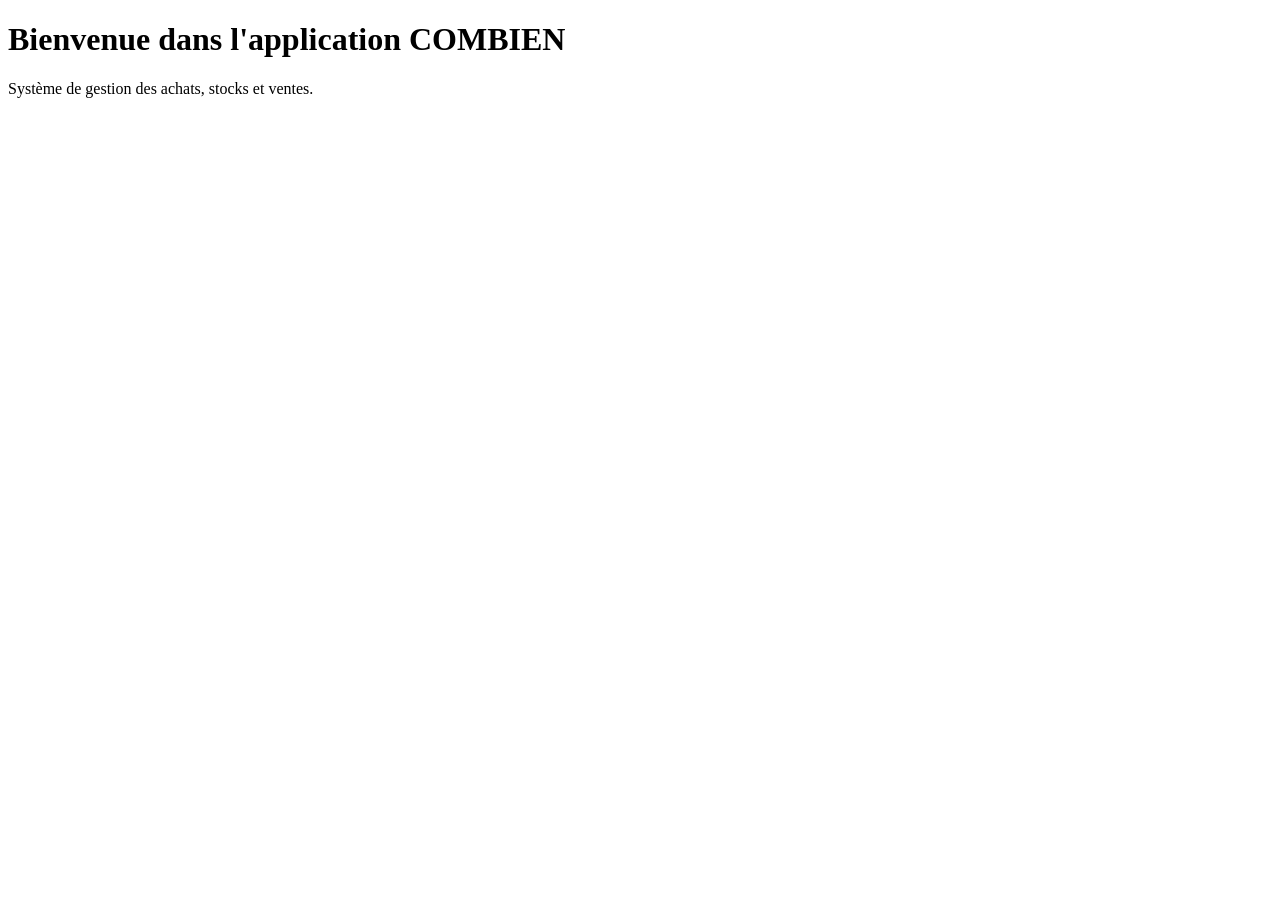
<file: charge/src/main/resources/index.html>
<!-- welcome.html -->
<!DOCTYPE html>
<html lang="fr">
<head>
    <meta charset="UTF-8">
    <title>Welcome</title>
</head>
<body>
    <h1>Bienvenue dans l'application COMBIEN</h1>
    <p>Système de gestion des achats, stocks et ventes.</p>
</body>
</html>
</file>
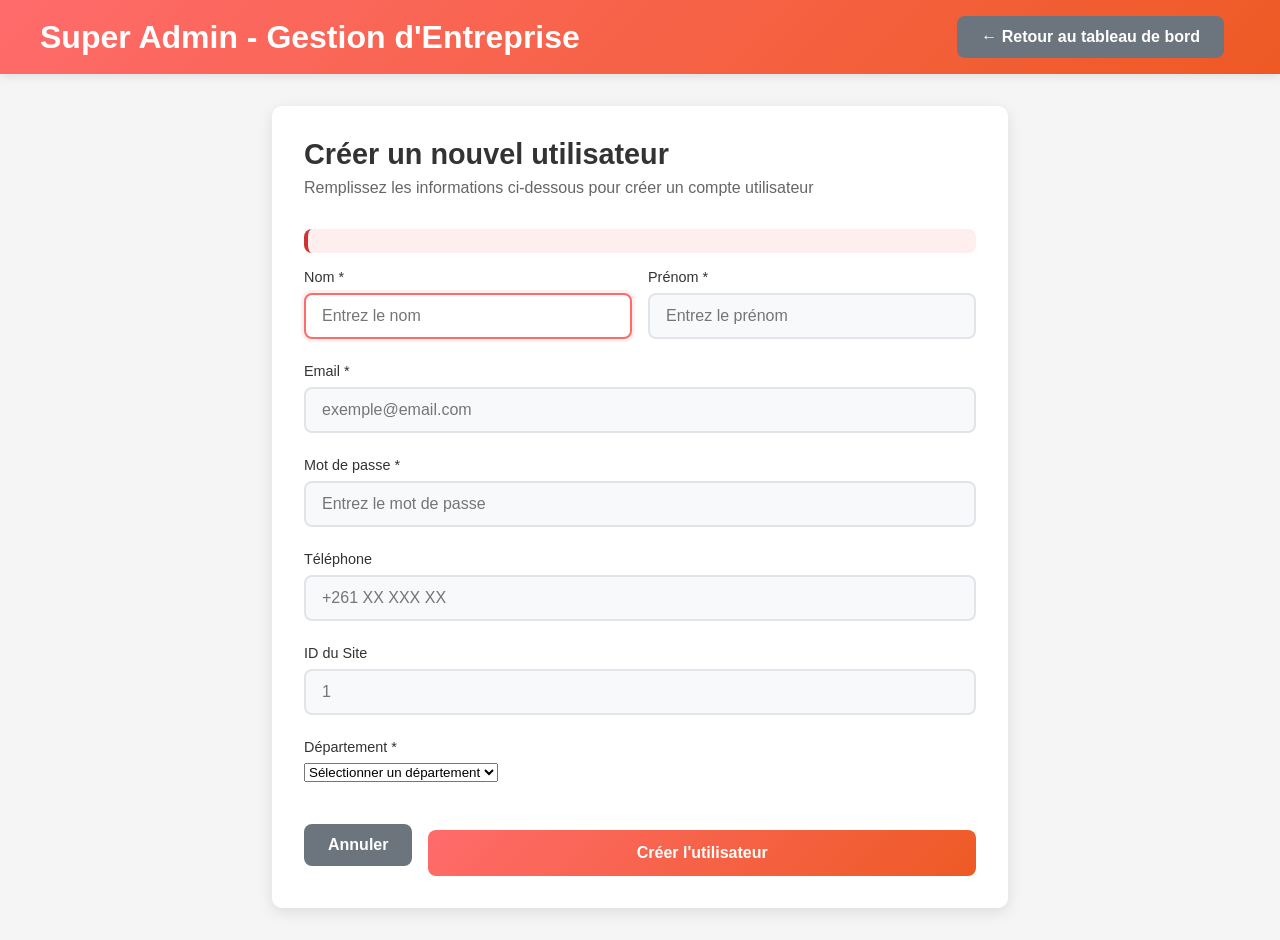
<file: charge/src/main/resources/templates/admin/create-user.html>
<!DOCTYPE html>
<html lang="fr" xmlns:th="http://www.thymeleaf.org">
<head>
    <meta charset="UTF-8">
    <meta name="viewport" content="width=device-width, initial-scale=1.0">
    <title>Créer Utilisateur - Super Admin</title>
    <style>
        * {
            margin: 0;
            padding: 0;
            box-sizing: border-box;
        }

        body {
            font-family: 'Segoe UI', Tahoma, Geneva, Verdana, sans-serif;
            background-color: #f5f5f5;
            color: #333;
        }

        .header {
            background: linear-gradient(135deg, #ff6b6b 0%, #ee5a24 100%);
            color: white;
            padding: 1rem 2rem;
            box-shadow: 0 2px 10px rgba(0,0,0,0.1);
        }

        .header-content {
            display: flex;
            justify-content: space-between;
            align-items: center;
            max-width: 1200px;
            margin: 0 auto;
        }

        .container {
            max-width: 800px;
            margin: 2rem auto;
            padding: 0 2rem;
        }

        .form-container {
            background: white;
            padding: 2rem;
            border-radius: 10px;
            box-shadow: 0 4px 15px rgba(0,0,0,0.1);
        }

        .form-header {
            margin-bottom: 2rem;
        }

        .form-header h1 {
            color: #333;
            margin-bottom: 0.5rem;
            font-size: 1.8rem;
        }

        .form-header p {
            color: #666;
            font-size: 1rem;
        }

        .form-group {
            margin-bottom: 1.5rem;
        }

        .form-row {
            display: grid;
            grid-template-columns: 1fr 1fr;
            gap: 1rem;
        }

        .form-group label {
            display: block;
            margin-bottom: 0.5rem;
            color: #333;
            font-weight: 500;
            font-size: 0.9rem;
        }

        .form-group input {
            width: 100%;
            padding: 0.75rem 1rem;
            border: 2px solid #e1e5e9;
            border-radius: 8px;
            font-size: 1rem;
            transition: all 0.3s ease;
            background-color: #f8f9fa;
        }

        .form-group input:focus {
            outline: none;
            border-color: #ff6b6b;
            background-color: white;
            box-shadow: 0 0 0 3px rgba(255, 107, 107, 0.1);
        }

        .submit-btn {
            width: 100%;
            padding: 0.875rem;
            background: linear-gradient(135deg, #ff6b6b 0%, #ee5a24 100%);
            color: white;
            border: none;
            border-radius: 8px;
            font-size: 1rem;
            font-weight: 600;
            cursor: pointer;
            transition: all 0.3s ease;
            margin-top: 1rem;
        }

        .submit-btn:hover {
            transform: translateY(-2px);
            box-shadow: 0 8px 25px rgba(255, 107, 107, 0.3);
        }

        .cancel-btn {
            background: #6c757d;
            color: white;
            border: none;
            padding: 0.75rem 1.5rem;
            border-radius: 8px;
            font-size: 1rem;
            font-weight: 600;
            cursor: pointer;
            transition: all 0.3s ease;
            text-decoration: none;
            display: inline-block;
            margin-right: 1rem;
        }

        .cancel-btn:hover {
            background: #5a6268;
        }

        .error-message {
            background-color: #fee;
            color: #c33;
            padding: 0.75rem 1rem;
            border-radius: 8px;
            margin-bottom: 1rem;
            border-left: 4px solid #c33;
            font-size: 0.9rem;
        }

        .back-link {
            margin-top: 2rem;
            text-align: center;
        }

        .back-link a {
            color: #ff6b6b;
            text-decoration: none;
            font-size: 0.9rem;
            transition: color 0.3s ease;
        }

        .back-link a:hover {
            color: #ee5a24;
            text-decoration: underline;
        }

        .form-actions {
            display: flex;
            justify-content: space-between;
            align-items: center;
            margin-top: 2rem;
        }
    </style>
</head>
<body>
    <header class="header">
        <div class="header-content">
            <div>
                <h1>Super Admin - Gestion d'Entreprise</h1>
            </div>
            <div>
                <a href="/admin/super-dashboard" class="cancel-btn">← Retour au tableau de bord</a>
            </div>
        </div>
    </header>

    <div class="container">
        <div class="form-container">
            <div class="form-header">
                <h1>Créer un nouvel utilisateur</h1>
                <p>Remplissez les informations ci-dessous pour créer un compte utilisateur</p>
            </div>

            <div th:if="${error}" class="error-message" th:text="${error}"></div>

            <form th:action="@{/admin/create-user}" th:object="${utilisateur}" method="post">
                <div class="form-row">
                    <div class="form-group">
                        <label for="nom">Nom *</label>
                        <input 
                            type="text" 
                            id="nom" 
                            th:field="*{nom}" 
                            placeholder="Entrez le nom"
                            required
                        >
                    </div>

                    <div class="form-group">
                        <label for="prenom">Prénom *</label>
                        <input 
                            type="text" 
                            id="prenom" 
                            th:field="*{prenom}" 
                            placeholder="Entrez le prénom"
                            required
                        >
                    </div>
                </div>

                <div class="form-group">
                    <label for="email">Email *</label>
                    <input 
                        type="email" 
                        id="email" 
                        th:field="*{email}" 
                        placeholder="exemple@email.com"
                        required
                    >
                </div>

                <div class="form-group">
                    <label for="motDePasse">Mot de passe *</label>
                    <input 
                        type="password" 
                        id="motDePasse" 
                        th:field="*{motDePasse}" 
                        placeholder="Entrez le mot de passe"
                        required
                    >
                </div>

                <div class="form-group">
                    <label for="telephone">Téléphone</label>
                    <input 
                        type="tel" 
                        id="telephone" 
                        th:field="*{telephone}" 
                        placeholder="+261 XX XXX XX"
                    >
                </div>

                <div class="form-group">
                    <label for="siteId">ID du Site</label>
                    <input 
                        type="number" 
                        id="siteId" 
                        th:field="*{siteId}" 
                        placeholder="1"
                        min="1"
                    >
                </div>

                <div class="form-group">
                    <label for="idDepartement">Département *</label>
                    <select 
                        id="idDepartement" 
                        th:field="*{idDepartement}" 
                        required
                    >
                        <option value="">Sélectionner un département</option>
                        <option 
                            th:each="departement : ${departements}" 
                            th:value="${departement.id}" 
                            th:text="${departement.nom}"
                        >Département</option>
                    </select>
                </div>

                <div class="form-actions">
                    <a href="/admin/super-dashboard" class="cancel-btn">Annuler</a>
                    <button type="submit" class="submit-btn">Créer l'utilisateur</button>
                </div>
            </form>
        </div>
    </div>

    <script>
        // Auto-focus sur le premier champ
        document.addEventListener('DOMContentLoaded', function() {
            document.getElementById('nom').focus();
        });

        // Animation de validation
        document.querySelector('form').addEventListener('submit', function(e) {
            const btn = document.querySelector('.submit-btn');
            btn.textContent = 'Création en cours...';
            btn.disabled = true;
        });
    </script>
</body>
</html>
</file>
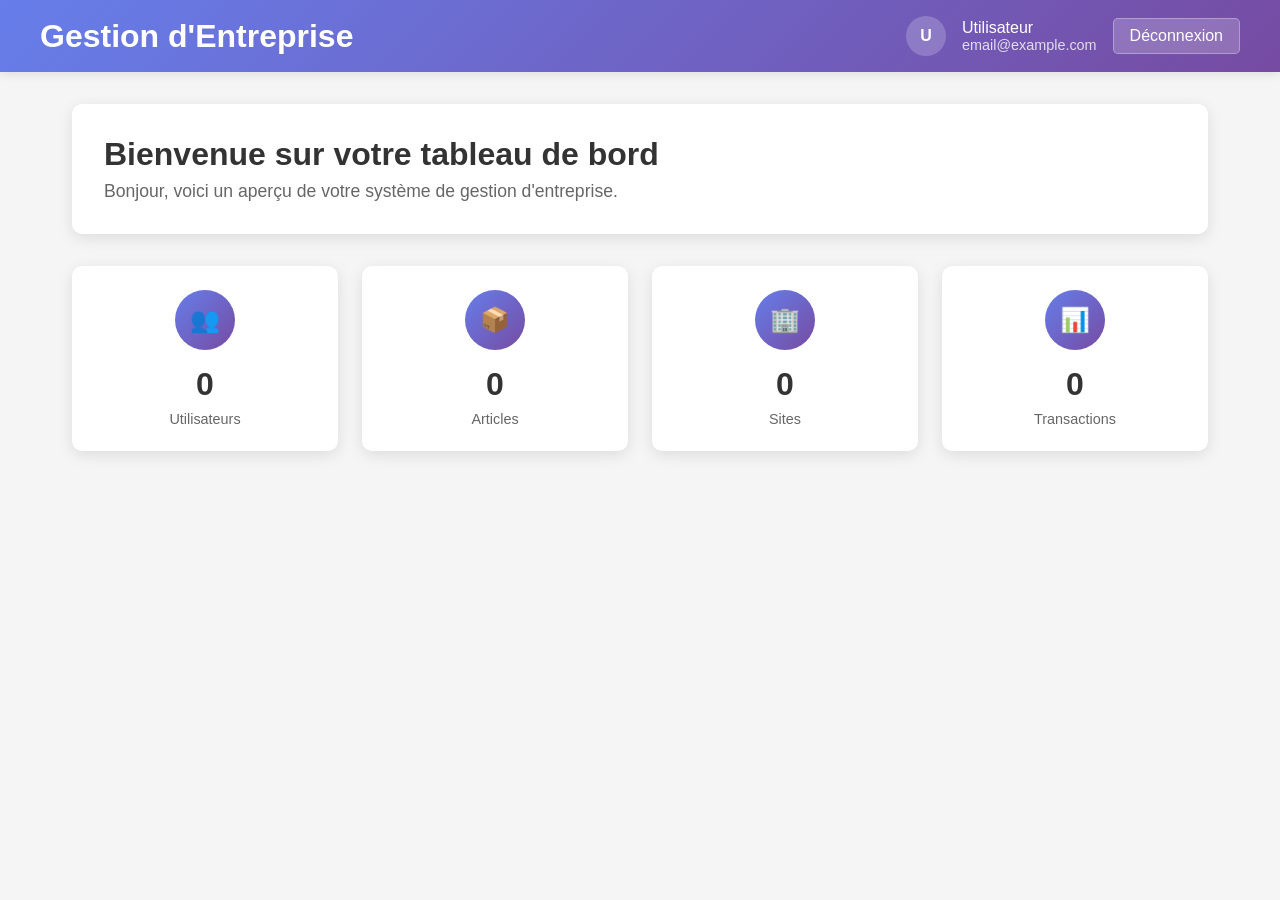
<file: charge/src/main/resources/templates/admin/dashboard.html>
<!DOCTYPE html>
<html lang="fr" xmlns:th="http://www.thymeleaf.org">
<head>
    <meta charset="UTF-8">
    <meta name="viewport" content="width=device-width, initial-scale=1.0">
    <title>Tableau de bord - Gestion d'Entreprise</title>
    <style>
        * {
            margin: 0;
            padding: 0;
            box-sizing: border-box;
        }

        body {
            font-family: 'Segoe UI', Tahoma, Geneva, Verdana, sans-serif;
            background-color: #f5f5f5;
            color: #333;
        }

        .header {
            background: linear-gradient(135deg, #667eea 0%, #764ba2 100%);
            color: white;
            padding: 1rem 2rem;
            box-shadow: 0 2px 10px rgba(0,0,0,0.1);
        }

        .header-content {
            display: flex;
            justify-content: space-between;
            align-items: center;
            max-width: 1200px;
            margin: 0 auto;
        }

        .user-info {
            display: flex;
            align-items: center;
            gap: 1rem;
        }

        .user-avatar {
            width: 40px;
            height: 40px;
            border-radius: 50%;
            background: rgba(255,255,255,0.2);
            display: flex;
            align-items: center;
            justify-content: center;
            font-weight: bold;
        }

        .container {
            max-width: 1200px;
            margin: 2rem auto;
            padding: 0 2rem;
        }

        .welcome-section {
            background: white;
            padding: 2rem;
            border-radius: 10px;
            box-shadow: 0 4px 15px rgba(0,0,0,0.1);
            margin-bottom: 2rem;
        }

        .welcome-section h1 {
            color: #333;
            margin-bottom: 0.5rem;
            font-size: 2rem;
        }

        .welcome-section p {
            color: #666;
            font-size: 1.1rem;
        }

        .stats-grid {
            display: grid;
            grid-template-columns: repeat(auto-fit, minmax(250px, 1fr));
            gap: 1.5rem;
            margin-bottom: 2rem;
        }

        .stat-card {
            background: white;
            padding: 1.5rem;
            border-radius: 10px;
            box-shadow: 0 4px 15px rgba(0,0,0,0.1);
            text-align: center;
            transition: transform 0.3s ease;
        }

        .stat-card:hover {
            transform: translateY(-5px);
        }

        .stat-icon {
            width: 60px;
            height: 60px;
            margin: 0 auto 1rem;
            background: linear-gradient(135deg, #667eea 0%, #764ba2 100%);
            border-radius: 50%;
            display: flex;
            align-items: center;
            justify-content: center;
            color: white;
            font-size: 1.5rem;
        }

        .stat-number {
            font-size: 2rem;
            font-weight: bold;
            color: #333;
            margin-bottom: 0.5rem;
        }

        .stat-label {
            color: #666;
            font-size: 0.9rem;
        }

        .logout-btn {
            background: rgba(255,255,255,0.2);
            color: white;
            border: 1px solid rgba(255,255,255,0.3);
            padding: 0.5rem 1rem;
            border-radius: 5px;
            text-decoration: none;
            transition: background 0.3s ease;
        }

        .logout-btn:hover {
            background: rgba(255,255,255,0.3);
        }
    </style>
</head>
<body>
    <header class="header">
        <div class="header-content">
            <div>
                <h1>Gestion d'Entreprise</h1>
            </div>
            <div class="user-info">
                <div class="user-avatar" th:text="${#strings.substring(session.utilisateur.prenom ?: 'U', 0, 1).toUpperCase()}">U</div>
                <div>
                    <div th:text="${session.utilisateur.prenom + ' ' + session.utilisateur.nom}">Utilisateur</div>
                    <div th:text="${session.utilisateur.email}" style="font-size: 0.9rem; opacity: 0.8;">email@example.com</div>
                </div>
                <a href="/auth/logout" class="logout-btn">Déconnexion</a>
            </div>
        </div>
    </header>

    <div class="container">
        <div class="welcome-section">
            <h1>Bienvenue sur votre tableau de bord</h1>
            <p th:text="'Bonjour ' + ${session.utilisateur.prenom} + ', voici un aperçu de votre système de gestion d\'entreprise.'">
                Bonjour, voici un aperçu de votre système de gestion d'entreprise.
            </p>
        </div>

        <div class="stats-grid">
            <div class="stat-card">
                <div class="stat-icon">👥</div>
                <div class="stat-number">0</div>
                <div class="stat-label">Utilisateurs</div>
            </div>
            <div class="stat-card">
                <div class="stat-icon">📦</div>
                <div class="stat-number">0</div>
                <div class="stat-label">Articles</div>
            </div>
            <div class="stat-card">
                <div class="stat-icon">🏢</div>
                <div class="stat-number">0</div>
                <div class="stat-label">Sites</div>
            </div>
            <div class="stat-card">
                <div class="stat-icon">📊</div>
                <div class="stat-number">0</div>
                <div class="stat-label">Transactions</div>
            </div>
        </div>
    </div>

    <script>
        // Simulation de données dynamiques
        document.addEventListener('DOMContentLoaded', function() {
            // Ici vous pourriez charger des données réelles via des appels AJAX
            console.log('Tableau de bord chargé');
        });
    </script>
</body>
</html>
</file>
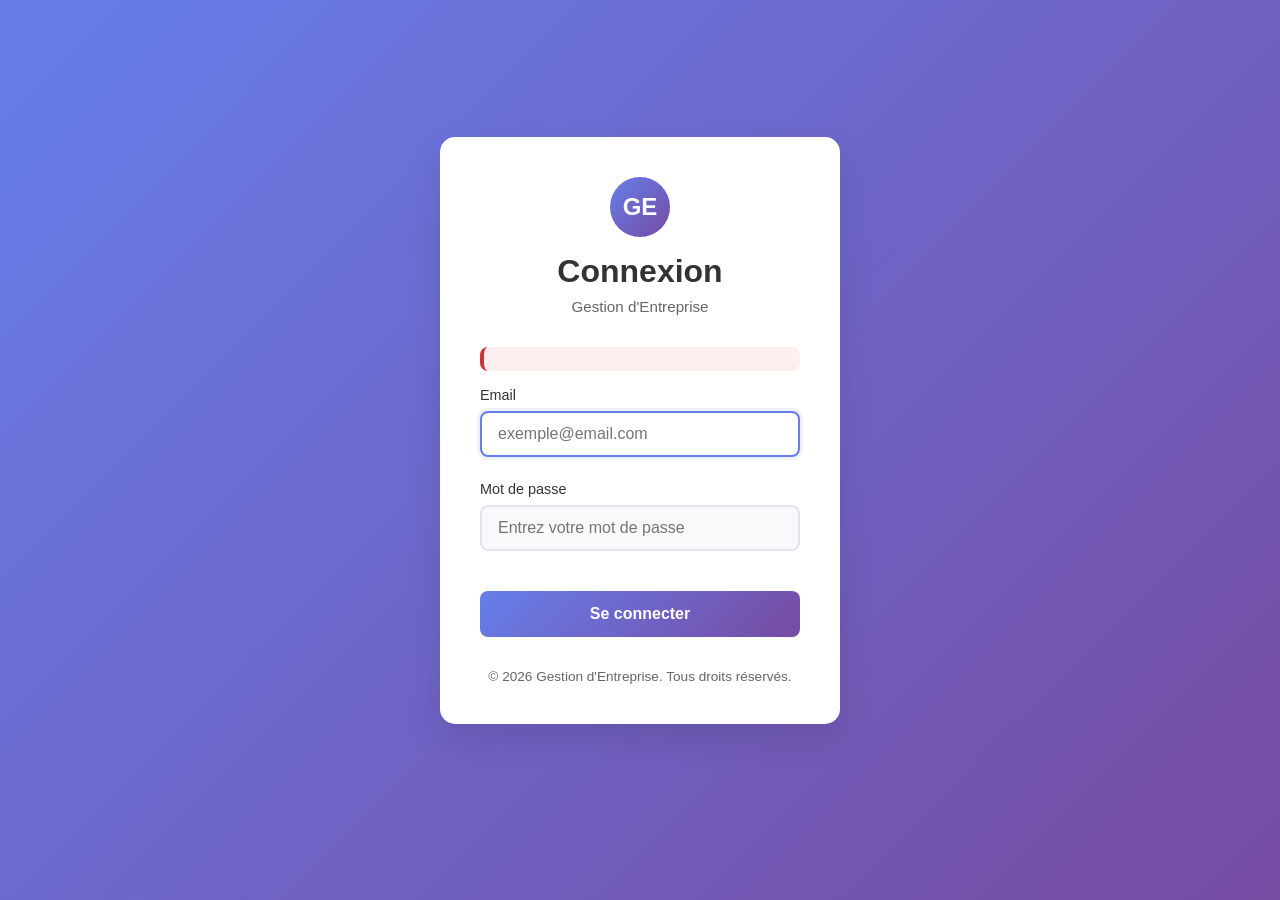
<file: charge/src/main/resources/templates/admin/login.html>
<!DOCTYPE html>
<html lang="fr" xmlns:th="http://www.thymeleaf.org">
<head>
    <meta charset="UTF-8">
    <meta name="viewport" content="width=device-width, initial-scale=1.0">
    <title>Connexion - Gestion d'Entreprise</title>
    <style>
        * {
            margin: 0;
            padding: 0;
            box-sizing: border-box;
        }

        body {
            font-family: 'Segoe UI', Tahoma, Geneva, Verdana, sans-serif;
            background: linear-gradient(135deg, #667eea 0%, #764ba2 100%);
            min-height: 100vh;
            display: flex;
            align-items: center;
            justify-content: center;
        }

        .login-container {
            background: white;
            padding: 2.5rem;
            border-radius: 15px;
            box-shadow: 0 15px 35px rgba(0, 0, 0, 0.1);
            width: 100%;
            max-width: 400px;
            transform: translateY(-20px);
        }

        .login-header {
            text-align: center;
            margin-bottom: 2rem;
        }

        .login-header h1 {
            color: #333;
            font-size: 2rem;
            margin-bottom: 0.5rem;
            font-weight: 600;
        }

        .login-header p {
            color: #666;
            font-size: 0.95rem;
        }

        .form-group {
            margin-bottom: 1.5rem;
        }

        .form-group label {
            display: block;
            margin-bottom: 0.5rem;
            color: #333;
            font-weight: 500;
            font-size: 0.9rem;
        }

        .form-group input {
            width: 100%;
            padding: 0.75rem 1rem;
            border: 2px solid #e1e5e9;
            border-radius: 8px;
            font-size: 1rem;
            transition: all 0.3s ease;
            background-color: #f8f9fa;
        }

        .form-group input:focus {
            outline: none;
            border-color: #667eea;
            background-color: white;
            box-shadow: 0 0 0 3px rgba(102, 126, 234, 0.1);
        }

        .login-btn {
            width: 100%;
            padding: 0.875rem;
            background: linear-gradient(135deg, #667eea 0%, #764ba2 100%);
            color: white;
            border: none;
            border-radius: 8px;
            font-size: 1rem;
            font-weight: 600;
            cursor: pointer;
            transition: all 0.3s ease;
            margin-top: 1rem;
        }

        .login-btn:hover {
            transform: translateY(-2px);
            box-shadow: 0 8px 25px rgba(102, 126, 234, 0.3);
        }

        .login-btn:active {
            transform: translateY(0);
        }

        .error-message {
            background-color: #fee;
            color: #c33;
            padding: 0.75rem 1rem;
            border-radius: 8px;
            margin-bottom: 1rem;
            border-left: 4px solid #c33;
            font-size: 0.9rem;
        }

        .footer-info {
            text-align: center;
            margin-top: 2rem;
            color: #666;
            font-size: 0.85rem;
        }

        .icon {
            display: block;
            margin: 0 auto 1rem;
            width: 60px;
            height: 60px;
            background: linear-gradient(135deg, #667eea 0%, #764ba2 100%);
            border-radius: 50%;
            display: flex;
            align-items: center;
            justify-content: center;
            color: white;
            font-size: 1.5rem;
            font-weight: bold;
        }
    </style>
</head>
<body>
    <div class="login-container">
        <div class="login-header">
            <div class="icon">GE</div>
            <h1>Connexion</h1>
            <p>Gestion d'Entreprise</p>
        </div>

        <div th:if="${error}" class="error-message" th:text="${error}"></div>

        <form th:action="@{/auth/login}" th:object="${loginRequest}" method="post">
            <div class="form-group">
                <label for="email">Email</label>
                <input 
                    type="email" 
                    id="email" 
                    th:field="*{email}" 
                    placeholder="exemple@email.com"
                    required
                    autocomplete="email"
                >
            </div>

            <div class="form-group">
                <label for="motDePasse">Mot de passe</label>
                <input 
                    type="password" 
                    id="motDePasse" 
                    th:field="*{motDePasse}" 
                    placeholder="Entrez votre mot de passe"
                    required
                    autocomplete="current-password"
                >
            </div>

            <button type="submit" class="login-btn">Se connecter</button>
        </form>

        <div class="footer-info">
            <p>&copy; 2026 Gestion d'Entreprise. Tous droits réservés.</p>
        </div>
    </div>

    <script>
        // Auto-focus sur le premier champ
        document.addEventListener('DOMContentLoaded', function() {
            document.getElementById('email').focus();
        });

        // Animation de validation
        document.querySelector('form').addEventListener('submit', function(e) {
            const btn = document.querySelector('.login-btn');
            btn.textContent = 'Connexion en cours...';
            btn.disabled = true;
        });
    </script>
</body>
</html>
</file>
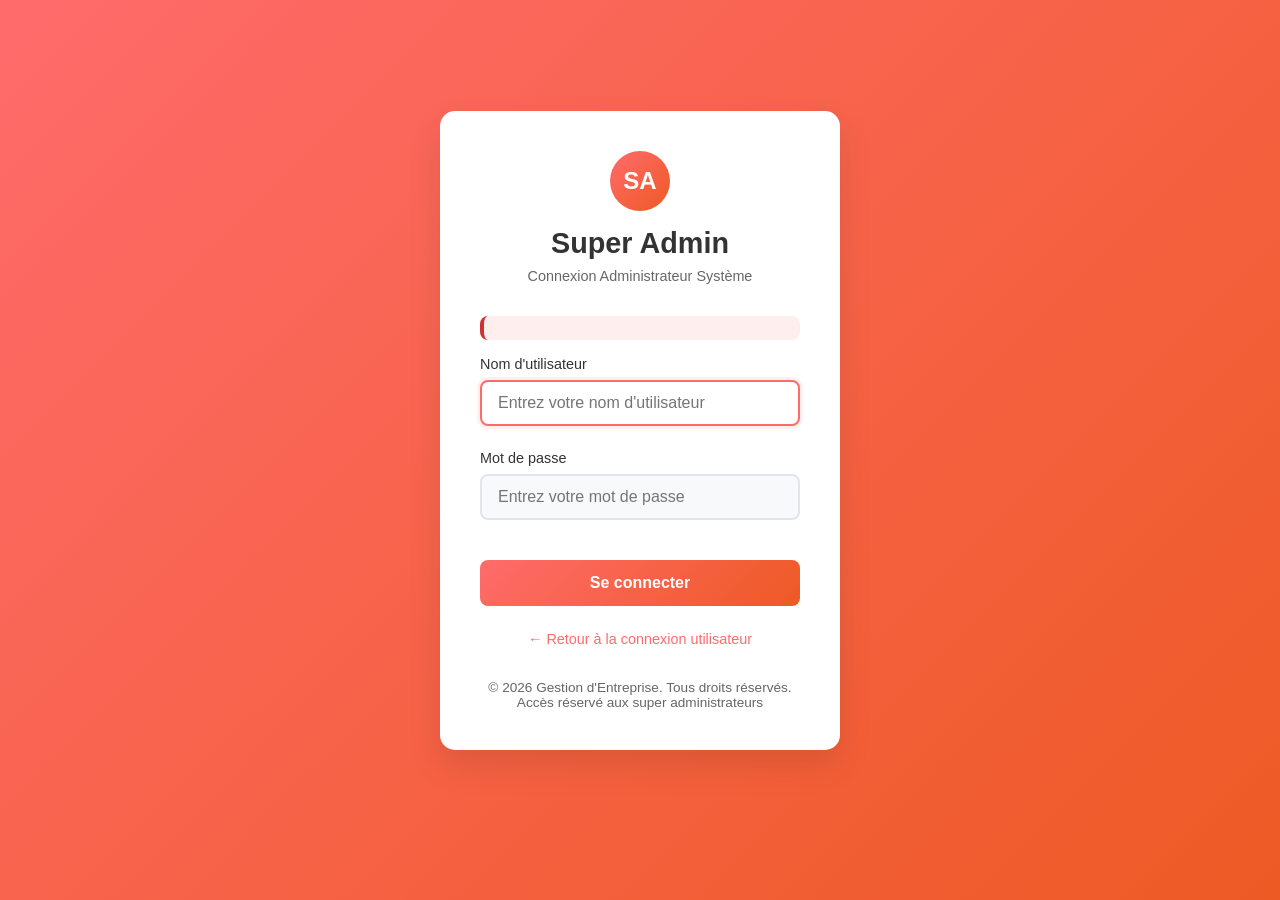
<file: charge/src/main/resources/templates/admin/super-admin-login.html>
<!DOCTYPE html>
<html lang="fr" xmlns:th="http://www.thymeleaf.org">
<head>
    <meta charset="UTF-8">
    <meta name="viewport" content="width=device-width, initial-scale=1.0">
    <title>Connexion Super Admin - Gestion d'Entreprise</title>
    <style>
        * {
            margin: 0;
            padding: 0;
            box-sizing: border-box;
        }

        body {
            font-family: 'Segoe UI', Tahoma, Geneva, Verdana, sans-serif;
            background: linear-gradient(135deg, #ff6b6b 0%, #ee5a24 100%);
            min-height: 100vh;
            display: flex;
            align-items: center;
            justify-content: center;
        }

        .login-container {
            background: white;
            padding: 2.5rem;
            border-radius: 15px;
            box-shadow: 0 15px 35px rgba(0, 0, 0, 0.1);
            width: 100%;
            max-width: 400px;
            transform: translateY(-20px);
        }

        .login-header {
            text-align: center;
            margin-bottom: 2rem;
        }

        .login-header h1 {
            color: #333;
            font-size: 1.8rem;
            margin-bottom: 0.5rem;
            font-weight: 600;
        }

        .login-header p {
            color: #666;
            font-size: 0.9rem;
        }

        .form-group {
            margin-bottom: 1.5rem;
        }

        .form-group label {
            display: block;
            margin-bottom: 0.5rem;
            color: #333;
            font-weight: 500;
            font-size: 0.9rem;
        }

        .form-group input {
            width: 100%;
            padding: 0.75rem 1rem;
            border: 2px solid #e1e5e9;
            border-radius: 8px;
            font-size: 1rem;
            transition: all 0.3s ease;
            background-color: #f8f9fa;
        }

        .form-group input:focus {
            outline: none;
            border-color: #ff6b6b;
            background-color: white;
            box-shadow: 0 0 0 3px rgba(255, 107, 107, 0.1);
        }

        .login-btn {
            width: 100%;
            padding: 0.875rem;
            background: linear-gradient(135deg, #ff6b6b 0%, #ee5a24 100%);
            color: white;
            border: none;
            border-radius: 8px;
            font-size: 1rem;
            font-weight: 600;
            cursor: pointer;
            transition: all 0.3s ease;
            margin-top: 1rem;
        }

        .login-btn:hover {
            transform: translateY(-2px);
            box-shadow: 0 8px 25px rgba(255, 107, 107, 0.3);
        }

        .login-btn:active {
            transform: translateY(0);
        }

        .error-message {
            background-color: #fee;
            color: #c33;
            padding: 0.75rem 1rem;
            border-radius: 8px;
            margin-bottom: 1rem;
            border-left: 4px solid #c33;
            font-size: 0.9rem;
        }

        .back-link {
            text-align: center;
            margin-top: 1.5rem;
        }

        .back-link a {
            color: #ff6b6b;
            text-decoration: none;
            font-size: 0.9rem;
            transition: color 0.3s ease;
        }

        .back-link a:hover {
            color: #ee5a24;
            text-decoration: underline;
        }

        .footer-info {
            text-align: center;
            margin-top: 2rem;
            color: #666;
            font-size: 0.85rem;
        }

        .icon {
            display: block;
            margin: 0 auto 1rem;
            width: 60px;
            height: 60px;
            background: linear-gradient(135deg, #ff6b6b 0%, #ee5a24 100%);
            border-radius: 50%;
            display: flex;
            align-items: center;
            justify-content: center;
            color: white;
            font-size: 1.5rem;
            font-weight: bold;
        }

        .warning-badge {
            background: #ff6b6b;
            color: white;
            padding: 0.25rem 0.5rem;
            border-radius: 4px;
            font-size: 0.8rem;
            margin-left: 0.5rem;
        }
    </style>
</head>
<body>
    <div class="login-container">
        <div class="login-header">
            <div class="icon">SA</div>
            <h1>Super Admin</h1>
            <p>Connexion Administrateur Système</p>
        </div>

        <div th:if="${error}" class="error-message" th:text="${error}"></div>

        <form th:action="@{/auth/super-admin/login}" th:object="${superAdminLoginRequest}" method="post">
            <div class="form-group">
                <label for="nom">Nom d'utilisateur</label>
                <input 
                    type="text" 
                    id="nom" 
                    th:field="*{nom}" 
                    placeholder="Entrez votre nom d'utilisateur"
                    required
                    autocomplete="username"
                >
            </div>

            <div class="form-group">
                <label for="mdp">Mot de passe</label>
                <input 
                    type="password" 
                    id="mdp" 
                    th:field="*{mdp}" 
                    placeholder="Entrez votre mot de passe"
                    required
                    autocomplete="current-password"
                >
            </div>

            <button type="submit" class="login-btn">Se connecter</button>
        </form>

        <div class="back-link">
            <a href="/auth/login">← Retour à la connexion utilisateur</a>
        </div>

        <div class="footer-info">
            <p>&copy; 2026 Gestion d'Entreprise. Tous droits réservés.</p>
            <p>Accès réservé aux super administrateurs</p>
        </div>
    </div>

    <script>
        // Auto-focus sur le premier champ
        document.addEventListener('DOMContentLoaded', function() {
            document.getElementById('nom').focus();
        });

        // Animation de validation
        document.querySelector('form').addEventListener('submit', function(e) {
            const btn = document.querySelector('.login-btn');
            btn.textContent = 'Connexion en cours...';
            btn.disabled = true;
        });
    </script>
</body>
</html>
</file>
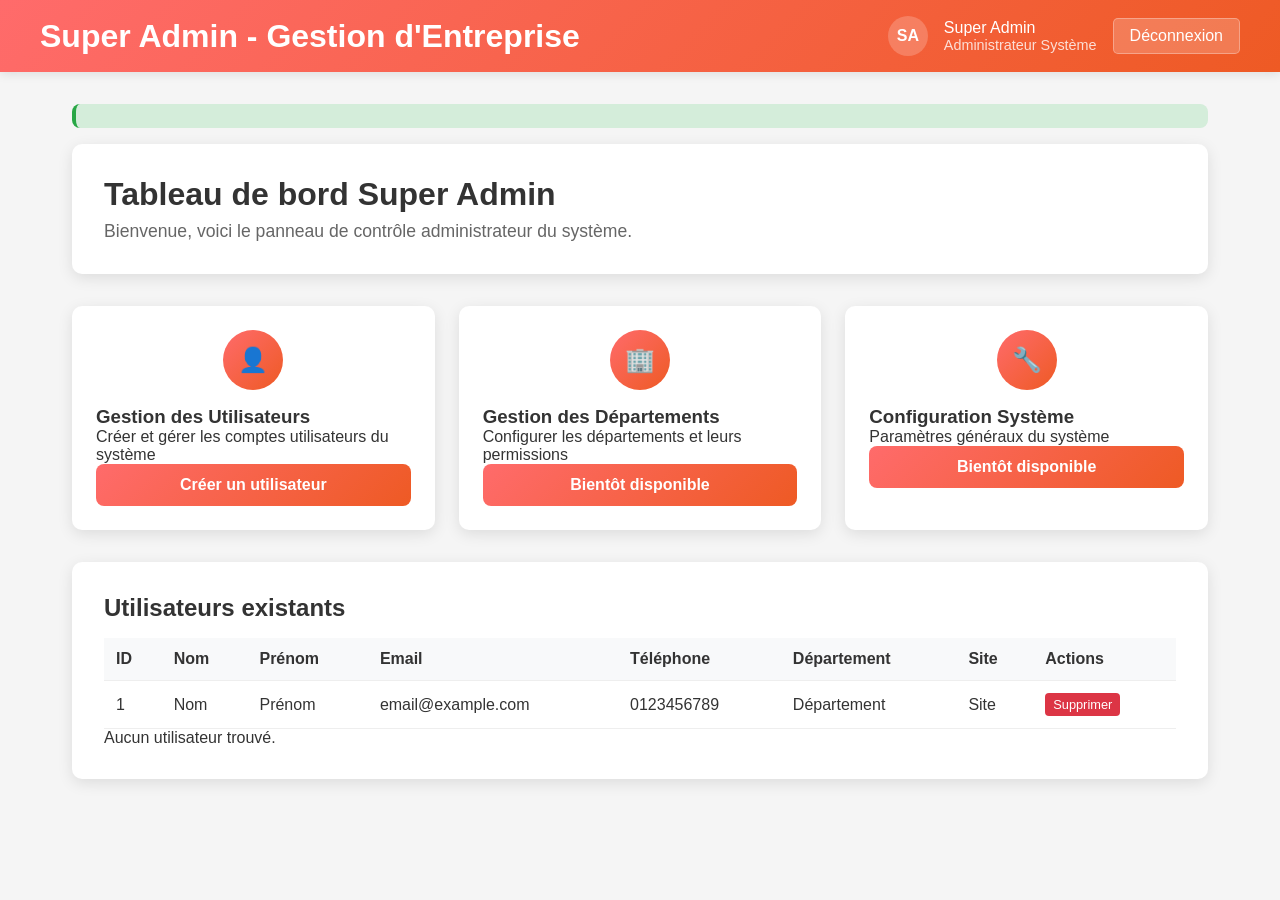
<file: charge/src/main/resources/templates/admin/super-dashboard.html>
<!DOCTYPE html>
<html lang="fr" xmlns:th="http://www.thymeleaf.org">
<head>
    <meta charset="UTF-8">
    <meta name="viewport" content="width=device-width, initial-scale=1.0">
    <title>Tableau de bord Super Admin - Gestion d'Entreprise</title>
    <style>
        * {
            margin: 0;
            padding: 0;
            box-sizing: border-box;
        }

        body {
            font-family: 'Segoe UI', Tahoma, Geneva, Verdana, sans-serif;
            background-color: #f5f5f5;
            color: #333;
        }

        .header {
            background: linear-gradient(135deg, #ff6b6b 0%, #ee5a24 100%);
            color: white;
            padding: 1rem 2rem;
            box-shadow: 0 2px 10px rgba(0,0,0,0.1);
        }

        .header-content {
            display: flex;
            justify-content: space-between;
            align-items: center;
            max-width: 1200px;
            margin: 0 auto;
        }

        .user-info {
            display: flex;
            align-items: center;
            gap: 1rem;
        }

        .user-avatar {
            width: 40px;
            height: 40px;
            border-radius: 50%;
            background: rgba(255,255,255,0.2);
            display: flex;
            align-items: center;
            justify-content: center;
            font-weight: bold;
        }

        .container {
            max-width: 1200px;
            margin: 2rem auto;
            padding: 0 2rem;
        }

        .welcome-section {
            background: white;
            padding: 2rem;
            border-radius: 10px;
            box-shadow: 0 4px 15px rgba(0,0,0,0.1);
            margin-bottom: 2rem;
        }

        .welcome-section h1 {
            color: #333;
            margin-bottom: 0.5rem;
            font-size: 2rem;
        }

        .welcome-section p {
            color: #666;
            font-size: 1.1rem;
        }

        .actions-grid {
            display: grid;
            grid-template-columns: repeat(auto-fit, minmax(300px, 1fr));
            gap: 1.5rem;
            margin-bottom: 2rem;
        }

        .action-card {
            background: white;
            padding: 1.5rem;
            border-radius: 10px;
            box-shadow: 0 4px 15px rgba(0,0,0,0.1);
            transition: transform 0.3s ease;
        }

        .action-card:hover {
            transform: translateY(-5px);
        }

        .action-icon {
            width: 60px;
            height: 60px;
            margin: 0 auto 1rem;
            background: linear-gradient(135deg, #ff6b6b 0%, #ee5a24 100%);
            border-radius: 50%;
            display: flex;
            align-items: center;
            justify-content: center;
            color: white;
            font-size: 1.5rem;
        }

        .action-btn {
            width: 100%;
            padding: 0.75rem;
            background: linear-gradient(135deg, #ff6b6b 0%, #ee5a24 100%);
            color: white;
            border: none;
            border-radius: 8px;
            font-size: 1rem;
            font-weight: 600;
            cursor: pointer;
            transition: all 0.3s ease;
            text-decoration: none;
            display: block;
            text-align: center;
        }

        .action-btn:hover {
            transform: translateY(-2px);
            box-shadow: 0 8px 25px rgba(255, 107, 107, 0.3);
        }

        .users-section {
            background: white;
            padding: 2rem;
            border-radius: 10px;
            box-shadow: 0 4px 15px rgba(0,0,0,0.1);
        }

        .users-table {
            width: 100%;
            border-collapse: collapse;
            margin-top: 1rem;
        }

        .users-table th,
        .users-table td {
            padding: 0.75rem;
            text-align: left;
            border-bottom: 1px solid #eee;
        }

        .users-table th {
            background: #f8f9fa;
            font-weight: 600;
            color: #333;
        }

        .delete-btn {
            background: #dc3545;
            color: white;
            border: none;
            padding: 0.25rem 0.5rem;
            border-radius: 4px;
            font-size: 0.8rem;
            cursor: pointer;
            transition: background 0.3s ease;
        }

        .delete-btn:hover {
            background: #c82333;
        }

        .logout-btn {
            background: rgba(255,255,255,0.2);
            color: white;
            border: 1px solid rgba(255,255,255,0.3);
            padding: 0.5rem 1rem;
            border-radius: 5px;
            text-decoration: none;
            transition: background 0.3s ease;
        }

        .logout-btn:hover {
            background: rgba(255,255,255,0.3);
        }

        .success-message {
            background-color: #d4edda;
            color: #155724;
            padding: 0.75rem 1rem;
            border-radius: 8px;
            margin-bottom: 1rem;
            border-left: 4px solid #28a745;
            font-size: 0.9rem;
        }
    </style>
</head>
<body>
    <header class="header">
        <div class="header-content">
            <div>
                <h1>Super Admin - Gestion d'Entreprise</h1>
            </div>
            <div class="user-info">
                <div class="user-avatar" th:text="${#strings.substring(superAdmin.nom ?: 'SA', 0, 1).toUpperCase()}">SA</div>
                <div>
                    <div th:text="${superAdmin.nom}">Super Admin</div>
                    <div style="font-size: 0.9rem; opacity: 0.8;">Administrateur Système</div>
                </div>
                <a href="/auth/super-admin/logout" class="logout-btn">Déconnexion</a>
            </div>
        </div>
    </header>

    <div class="container">
        <div th:if="${param.success}" class="success-message" th:text="${param.success}"></div>
        
        <div class="welcome-section">
            <h1>Tableau de bord Super Admin</h1>
            <p th:text="'Bienvenue ' + ${superAdmin.nom} + ', voici le panneau de contrôle administrateur du système.'">
                Bienvenue, voici le panneau de contrôle administrateur du système.
            </p>
        </div>

        <div class="actions-grid">
            <div class="action-card">
                <div class="action-icon">👤</div>
                <h3>Gestion des Utilisateurs</h3>
                <p>Créer et gérer les comptes utilisateurs du système</p>
                <a href="/admin/create-user" class="action-btn">Créer un utilisateur</a>
            </div>
            
            <div class="action-card">
                <div class="action-icon">🏢</div>
                <h3>Gestion des Départements</h3>
                <p>Configurer les départements et leurs permissions</p>
                <button class="action-btn" disabled>Bientôt disponible</button>
            </div>
            
            <div class="action-card">
                <div class="action-icon">🔧</div>
                <h3>Configuration Système</h3>
                <p>Paramètres généraux du système</p>
                <button class="action-btn" disabled>Bientôt disponible</button>
            </div>
        </div>

        <div class="users-section">
            <h2>Utilisateurs existants</h2>
            <table class="users-table" th:if="${utilisateurs != null and !#lists.isEmpty(utilisateurs)}">
                <thead>
                    <tr>
                        <th>ID</th>
                        <th>Nom</th>
                        <th>Prénom</th>
                        <th>Email</th>
                        <th>Téléphone</th>
                        <th>Département</th>
                        <th>Site</th>
                        <th>Actions</th>
                    </tr>
                </thead>
                <tbody>
                    <tr th:each="utilisateur : ${utilisateurs}">
                        <td th:text="${utilisateur.id}">1</td>
                        <td th:text="${utilisateur.nom}">Nom</td>
                        <td th:text="${utilisateur.prenom}">Prénom</td>
                        <td th:text="${utilisateur.email}">email@example.com</td>
                        <td th:text="${utilisateur.telephone}">0123456789</td>
                        <td th:text="${utilisateur.idDepartement != null ? utilisateur.idDepartement : 'Non assigné'}">Département</td>
                        <td th:text="${utilisateur.siteId != null ? utilisateur.siteId : 'Non assigné'}">Site</td>
                        <td>
                            <form th:action="@{/admin/delete-user/{id}(id=${utilisateur.id})}" method="post" style="display: inline;">
                                <button type="submit" class="delete-btn" onclick="return confirm('Êtes-vous sûr de vouloir supprimer cet utilisateur ?')">Supprimer</button>
                            </form>
                        </td>
                    </tr>
                </tbody>
            </table>
            <p th:if="${utilisateurs == null or #lists.isEmpty(utilisateurs)}">Aucun utilisateur trouvé.</p>
        </div>
    </div>

    <script>
        // Confirmation avant suppression
        document.querySelectorAll('.delete-btn').forEach(btn => {
            btn.addEventListener('click', function(e) {
                if (!confirm('Êtes-vous sûr de vouloir supprimer cet utilisateur ?')) {
                    e.preventDefault();
                }
            });
        });
    </script>
</body>
</html>
</file>
